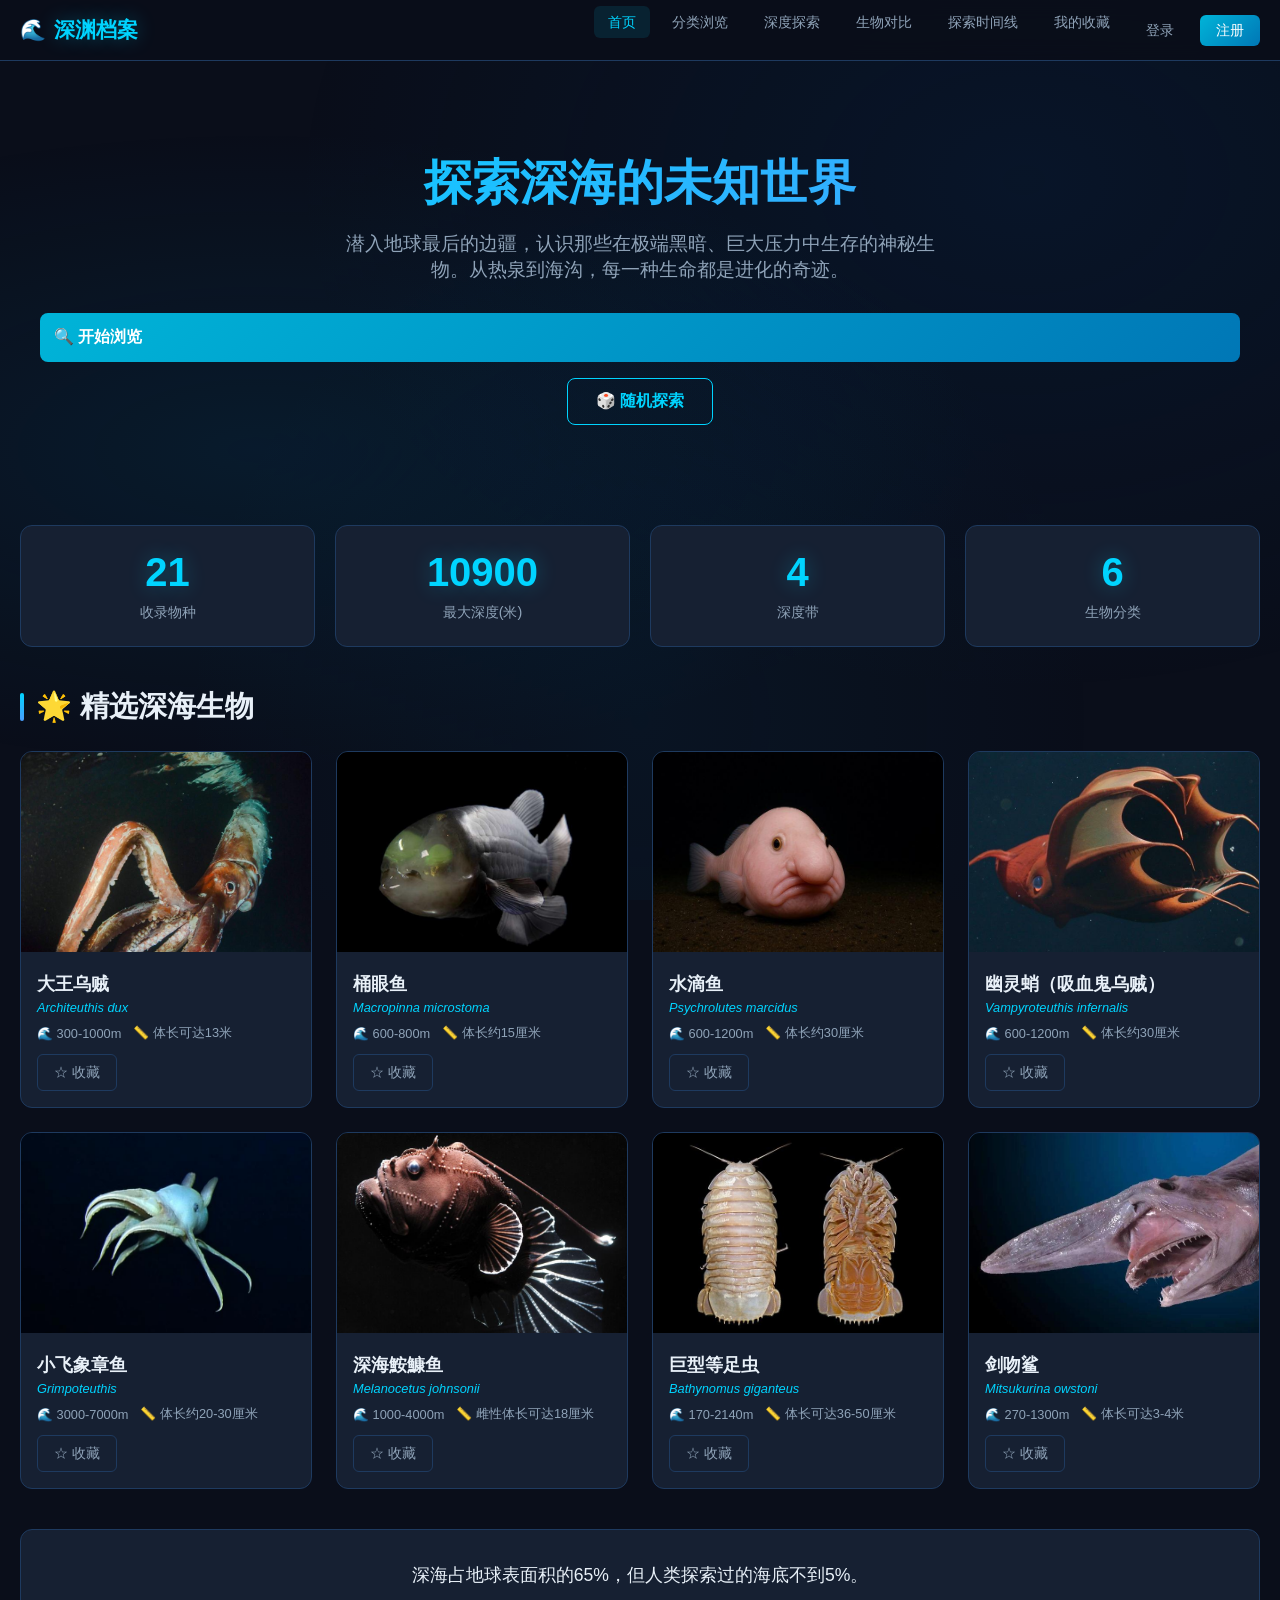
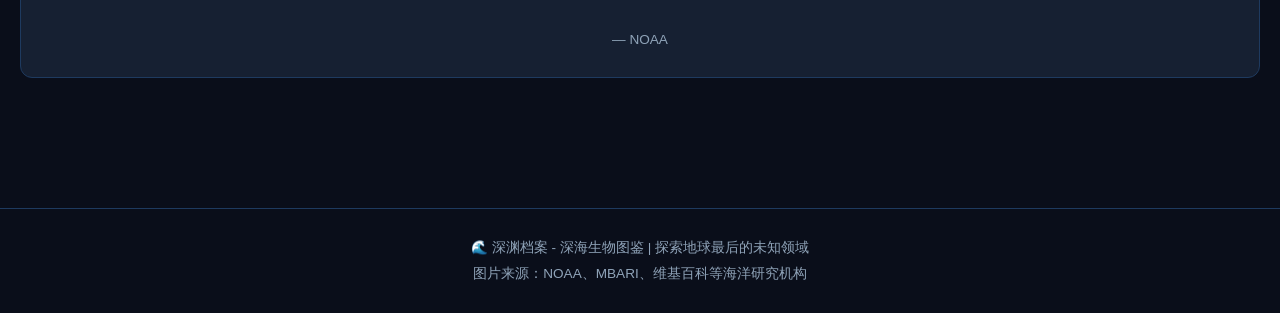
<file: index.html>
<!DOCTYPE html>
<html lang="zh-CN">
<head>
    <meta charset="UTF-8">
    <meta name="viewport" content="width=device-width, initial-scale=1.0">
    <title>深渊档案 - 深海生物图鉴</title>
    <link rel="stylesheet" href="css/style.css">
</head>
<body>
    <!-- 导航栏 -->
    <nav class="navbar">
        <div class="nav-container">
            <a href="index.html" class="nav-logo">🌊 <span>深渊档案</span></a>
            <button class="nav-toggle" onclick="toggleMenu()">☰</button>
            <ul class="nav-links" id="navLinks">
                <li><a href="index.html" class="active">首页</a></li>
                <li><a href="browse.html">分类浏览</a></li>
                <li><a href="explore.html">深度探索</a></li>
                <li><a href="compare.html">生物对比</a></li>
                <li><a href="timeline.html">探索时间线</a></li>
                <li><a href="favorites.html">我的收藏</a></li>
                <li style="display:flex;align-items:center;gap:12px;" id="navAuth"></li>
            </ul>
        </div>
    </nav>

    <div class="main-content">
        <!-- Hero区 -->
        <section class="hero">
            <h1>探索深海的未知世界</h1>
            <p>潜入地球最后的边疆，认识那些在极端黑暗、巨大压力中生存的神秘生物。从热泉到海沟，每一种生命都是进化的奇迹。</p>
            <div class="hero-buttons">
                <a href="browse.html" class="btn btn-primary">🔍 开始浏览</a>
                <button class="btn btn-outline" onclick="randomExplore()">🎲 随机探索</button>
            </div>
        </section>

        <!-- 统计数据 -->
        <section class="stats-section" id="statsSection">
            <div class="stat-card">
                <div class="stat-number" id="totalSpecies">--</div>
                <div class="stat-label">收录物种</div>
            </div>
            <div class="stat-card">
                <div class="stat-number" id="maxDepth">--</div>
                <div class="stat-label">最大深度(米)</div>
            </div>
            <div class="stat-card">
                <div class="stat-number">4</div>
                <div class="stat-label">深度带</div>
            </div>
            <div class="stat-card">
                <div class="stat-number">6</div>
                <div class="stat-label">生物分类</div>
            </div>
        </section>

        <!-- 精选生物 -->
        <h2 class="section-title">🌟 精选深海生物</h2>
        <div class="creature-grid" id="featuredCreatures">
            <div class="loading">正在加载深海生物</div>
        </div>

        <!-- 深海冷知识轮播 -->
        <div class="facts-carousel">
            <div class="fact-text" id="factText">深海占地球表面积的65%，但人类探索过的海底不到5%...</div>
            <div class="fact-source" id="factSource">— 深海冷知识</div>
        </div>
    </div>

    <!-- 页脚 -->
    <footer class="footer">
        <p>🌊 深渊档案 - 深海生物图鉴 | 探索地球最后的未知领域</p>
        <p style="margin-top:8px;">图片来源：NOAA、MBARI、维基百科等海洋研究机构</p>
    </footer>

    <script src="js/data.js"></script>
    <script src="js/common.js"></script>
    <script src="js/index.js"></script>
</body>
</html>
</file>
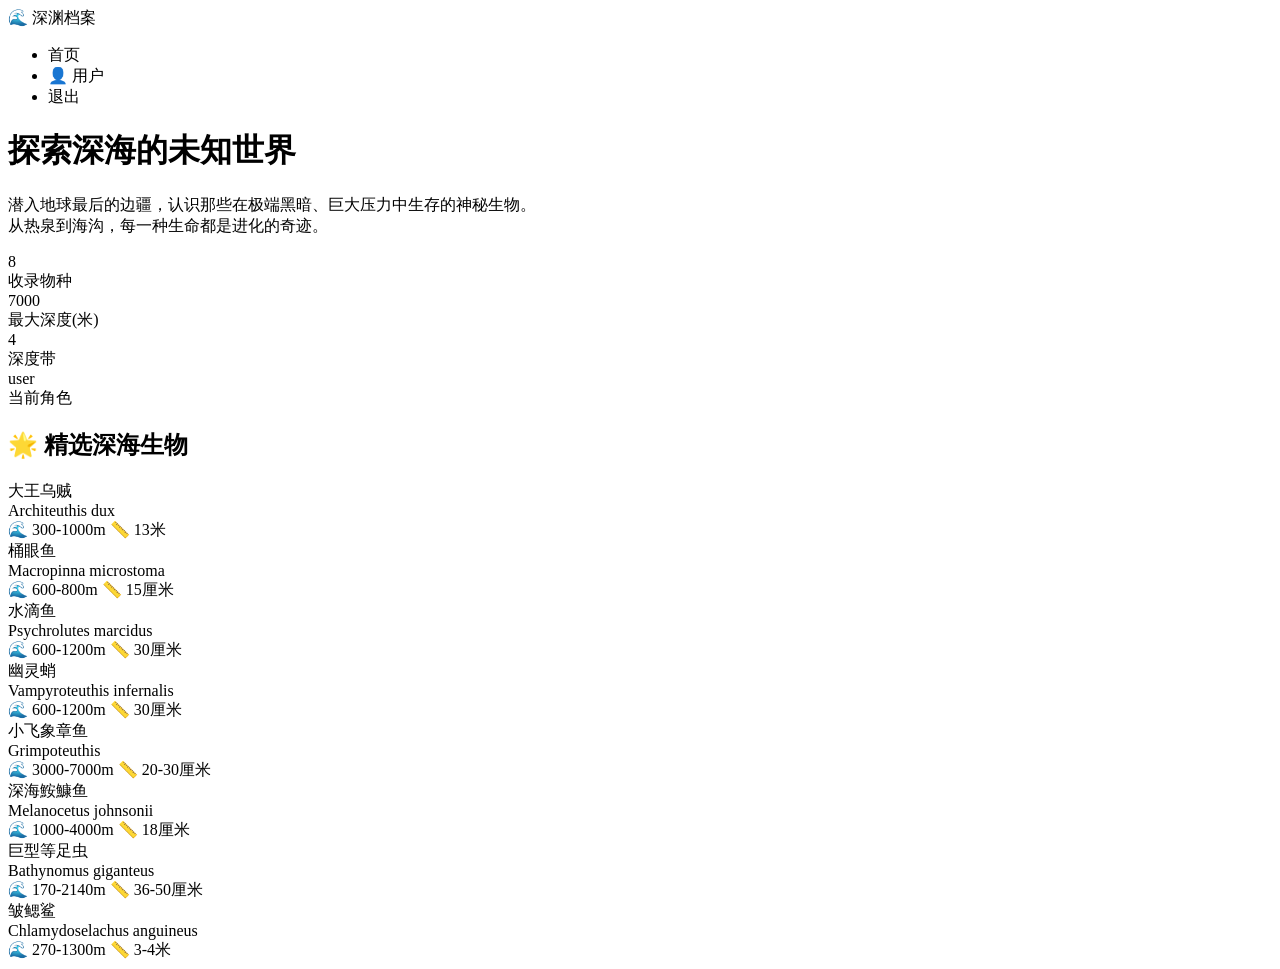
<file: src/main/resources/templates/index.html>
<!DOCTYPE html>
<html lang="zh-CN" xmlns:th="http://www.thymeleaf.org">
<head>
    <meta charset="UTF-8">
    <meta name="viewport" content="width=device-width, initial-scale=1.0">
    <title>深渊档案 - 深海生物图鉴</title>
    <link rel="stylesheet" th:href="@{/css/style.css}">
</head>
<body>
    <!-- 导航栏 -->
    <nav class="navbar">
        <div class="nav-container">
            <a th:href="@{/}" class="nav-logo">🌊 深渊档案</a>
            <ul class="nav-links">
                <li><a th:href="@{/}">首页</a></li>
                <li><span class="nav-username">👤 <span th:text="${username}">用户</span></span></li>
                <li><a th:href="@{/logout}">退出</a></li>
            </ul>
        </div>
    </nav>

    <div class="container">
        <!-- 欢迎横幅 -->
        <div class="welcome-banner">
            <h1>探索深海的未知世界</h1>
            <p>潜入地球最后的边疆，认识那些在极端黑暗、巨大压力中生存的神秘生物。<br>
               从热泉到海沟，每一种生命都是进化的奇迹。</p>
        </div>

        <!-- 统计数据 -->
        <div class="stats-row">
            <div class="stat-card">
                <div class="stat-number">8</div>
                <div class="stat-label">收录物种</div>
            </div>
            <div class="stat-card">
                <div class="stat-number">7000</div>
                <div class="stat-label">最大深度(米)</div>
            </div>
            <div class="stat-card">
                <div class="stat-number">4</div>
                <div class="stat-label">深度带</div>
            </div>
            <div class="stat-card">
                <div class="stat-number" th:text="${role}">user</div>
                <div class="stat-label">当前角色</div>
            </div>
        </div>

        <!-- 深海生物列表 -->
        <h2 class="page-title">🌟 精选深海生物</h2>
        <div class="creature-grid">
            <div class="creature-card">
                <div class="card-body">
                    <div class="card-title">大王乌贼</div>
                    <div class="card-scientific">Architeuthis dux</div>
                    <div class="card-meta">
                        <span>🌊 300-1000m</span>
                        <span>📏 13米</span>
                    </div>
                </div>
            </div>
            <div class="creature-card">
                <div class="card-body">
                    <div class="card-title">桶眼鱼</div>
                    <div class="card-scientific">Macropinna microstoma</div>
                    <div class="card-meta">
                        <span>🌊 600-800m</span>
                        <span>📏 15厘米</span>
                    </div>
                </div>
            </div>
            <div class="creature-card">
                <div class="card-body">
                    <div class="card-title">水滴鱼</div>
                    <div class="card-scientific">Psychrolutes marcidus</div>
                    <div class="card-meta">
                        <span>🌊 600-1200m</span>
                        <span>📏 30厘米</span>
                    </div>
                </div>
            </div>
            <div class="creature-card">
                <div class="card-body">
                    <div class="card-title">幽灵蛸</div>
                    <div class="card-scientific">Vampyroteuthis infernalis</div>
                    <div class="card-meta">
                        <span>🌊 600-1200m</span>
                        <span>📏 30厘米</span>
                    </div>
                </div>
            </div>
            <div class="creature-card">
                <div class="card-body">
                    <div class="card-title">小飞象章鱼</div>
                    <div class="card-scientific">Grimpoteuthis</div>
                    <div class="card-meta">
                        <span>🌊 3000-7000m</span>
                        <span>📏 20-30厘米</span>
                    </div>
                </div>
            </div>
            <div class="creature-card">
                <div class="card-body">
                    <div class="card-title">深海鮟鱇鱼</div>
                    <div class="card-scientific">Melanocetus johnsonii</div>
                    <div class="card-meta">
                        <span>🌊 1000-4000m</span>
                        <span>📏 18厘米</span>
                    </div>
                </div>
            </div>
            <div class="creature-card">
                <div class="card-body">
                    <div class="card-title">巨型等足虫</div>
                    <div class="card-scientific">Bathynomus giganteus</div>
                    <div class="card-meta">
                        <span>🌊 170-2140m</span>
                        <span>📏 36-50厘米</span>
                    </div>
                </div>
            </div>
            <div class="creature-card">
                <div class="card-body">
                    <div class="card-title">皱鳃鲨</div>
                    <div class="card-scientific">Chlamydoselachus anguineus</div>
                    <div class="card-meta">
                        <span>🌊 270-1300m</span>
                        <span>📏 3-4米</span>
                    </div>
                </div>
            </div>
        </div>
    </div>
</body>
</html>
</file>
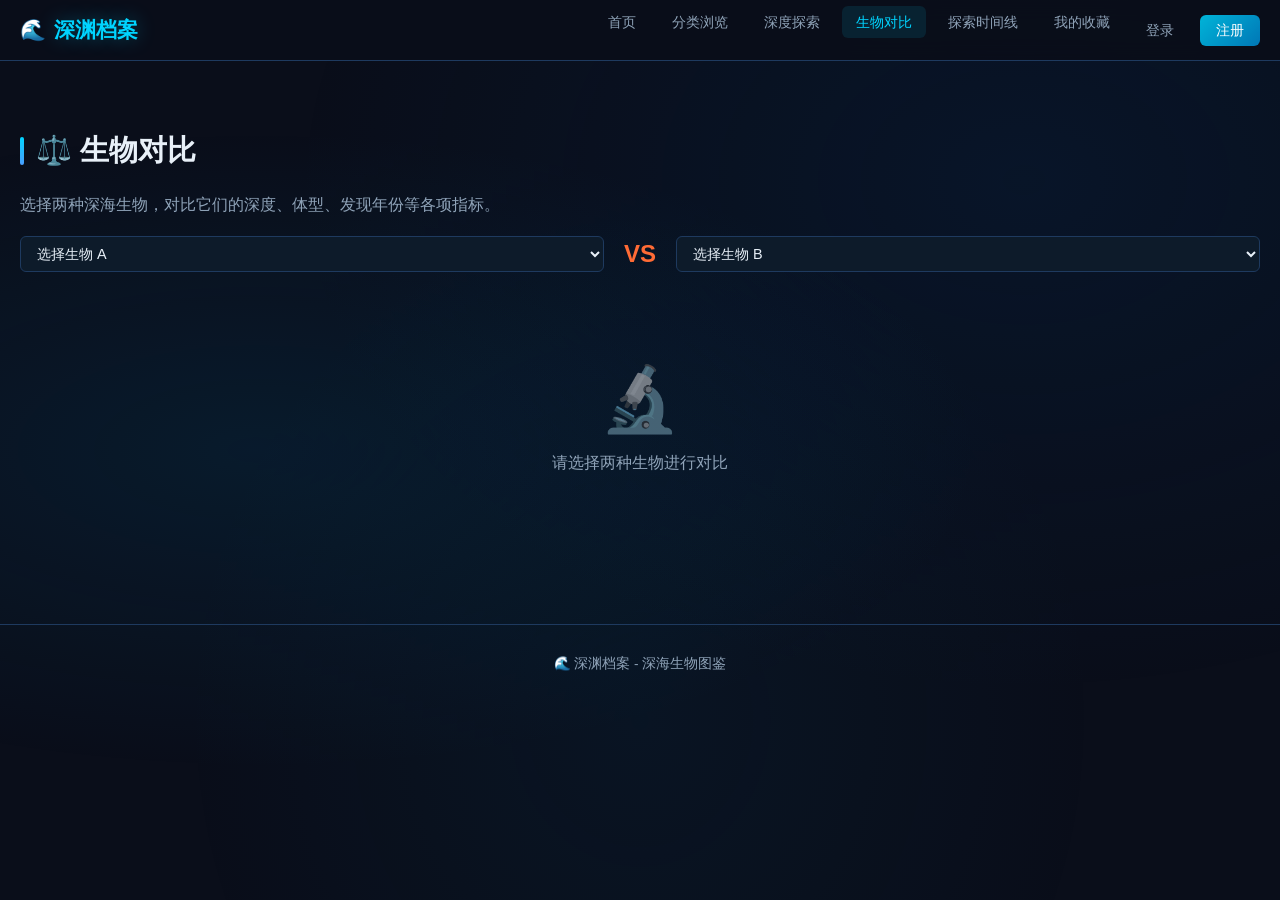
<file: compare.html>
<!DOCTYPE html>
<html lang="zh-CN">
<head>
    <meta charset="UTF-8">
    <meta name="viewport" content="width=device-width, initial-scale=1.0">
    <title>生物对比 - 深渊档案</title>
    <link rel="stylesheet" href="css/style.css">
</head>
<body>
    <nav class="navbar">
        <div class="nav-container">
            <a href="index.html" class="nav-logo">🌊 <span>深渊档案</span></a>
            <button class="nav-toggle" onclick="toggleMenu()">☰</button>
            <ul class="nav-links" id="navLinks">
                <li><a href="index.html">首页</a></li>
                <li><a href="browse.html">分类浏览</a></li>
                <li><a href="explore.html">深度探索</a></li>
                <li><a href="compare.html" class="active">生物对比</a></li>
                <li><a href="timeline.html">探索时间线</a></li>
                <li><a href="favorites.html">我的收藏</a></li>
                <li style="display:flex;align-items:center;gap:12px;" id="navAuth"></li>
            </ul>
        </div>
    </nav>

    <div class="main-content">
        <h1 class="section-title">⚖️ 生物对比</h1>
        <p style="color:var(--text-secondary);margin-bottom:20px;">选择两种深海生物，对比它们的深度、体型、发现年份等各项指标。</p>

        <!-- 选择器 -->
        <div class="compare-selectors">
            <select class="filter-select compare-select" id="creature1" onchange="updateCompare()">
                <option value="">选择生物 A</option>
            </select>
            <div class="compare-vs">VS</div>
            <select class="filter-select compare-select" id="creature2" onchange="updateCompare()">
                <option value="">选择生物 B</option>
            </select>
        </div>

        <!-- 对比结果 -->
        <div id="compareResult">
            <div class="empty-state">
                <div class="icon">🔬</div>
                <p>请选择两种生物进行对比</p>
            </div>
        </div>
    </div>

    <footer class="footer">
        <p>🌊 深渊档案 - 深海生物图鉴</p>
    </footer>

    <script src="js/data.js"></script>
    <script src="js/common.js"></script>
    <script src="js/compare.js"></script>
</body>
</html>
</file>
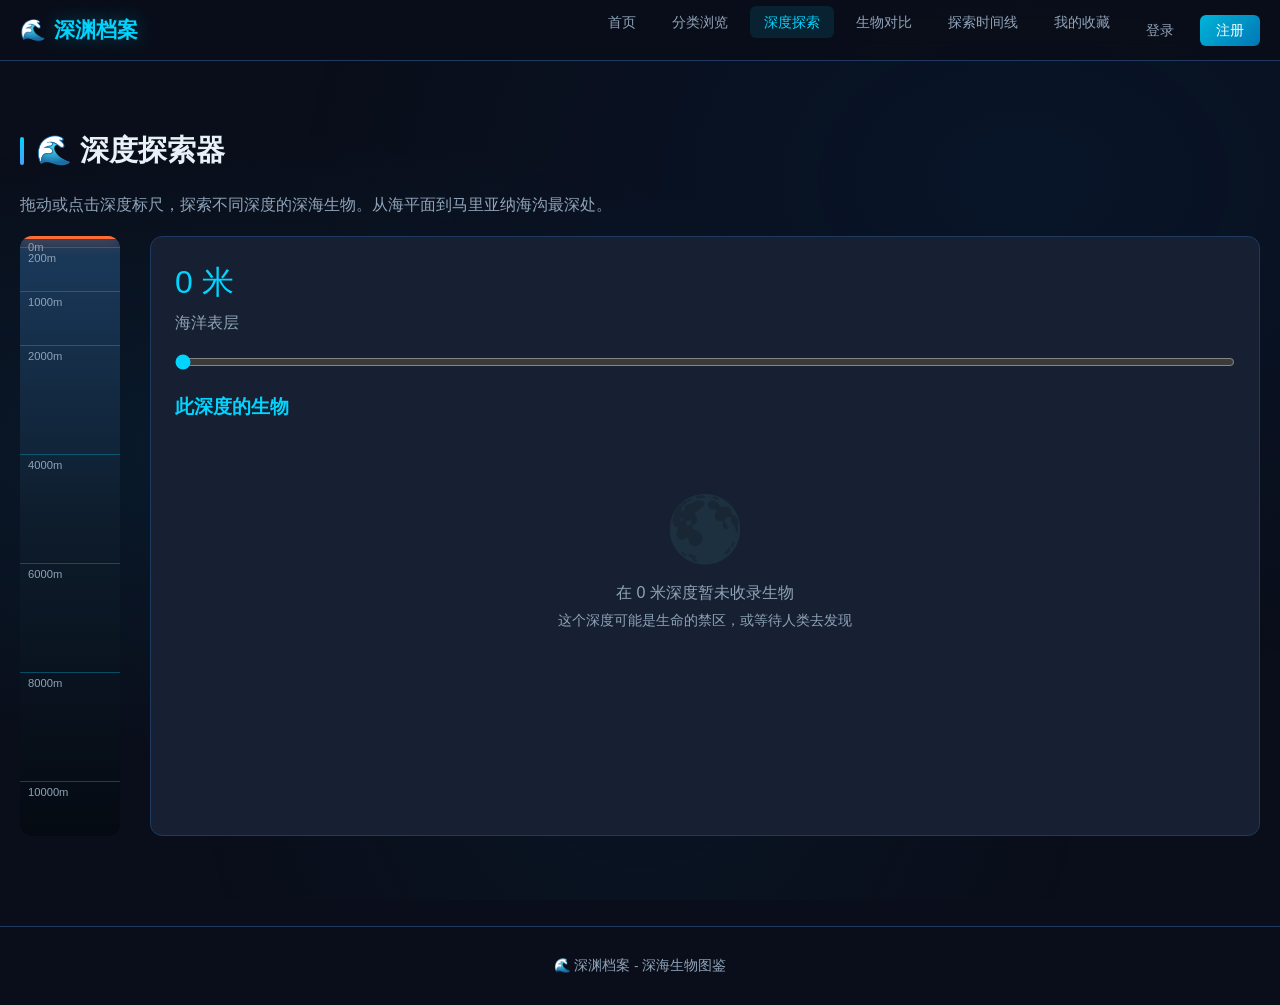
<file: explore.html>
<!DOCTYPE html>
<html lang="zh-CN">
<head>
    <meta charset="UTF-8">
    <meta name="viewport" content="width=device-width, initial-scale=1.0">
    <title>深度探索器 - 深渊档案</title>
    <link rel="stylesheet" href="css/style.css">
</head>
<body>
    <nav class="navbar">
        <div class="nav-container">
            <a href="index.html" class="nav-logo">🌊 <span>深渊档案</span></a>
            <button class="nav-toggle" onclick="toggleMenu()">☰</button>
            <ul class="nav-links" id="navLinks">
                <li><a href="index.html">首页</a></li>
                <li><a href="browse.html">分类浏览</a></li>
                <li><a href="explore.html" class="active">深度探索</a></li>
                <li><a href="compare.html">生物对比</a></li>
                <li><a href="timeline.html">探索时间线</a></li>
                <li><a href="favorites.html">我的收藏</a></li>
                <li style="display:flex;align-items:center;gap:12px;" id="navAuth"></li>
            </ul>
        </div>
    </nav>

    <div class="main-content">
        <h1 class="section-title">🌊 深度探索器</h1>
        <p style="color:var(--text-secondary);margin-bottom:20px;">拖动或点击深度标尺，探索不同深度的深海生物。从海平面到马里亚纳海沟最深处。</p>

        <div class="explorer-container">
            <!-- 深度标尺 -->
            <div class="depth-ruler" id="depthRuler">
                <div class="depth-indicator" id="depthIndicator" style="top:0%"></div>
                <div class="depth-marks" id="depthMarks"></div>
            </div>

            <!-- 内容区 -->
            <div class="explorer-content">
                <div class="explorer-depth-display" id="currentDepth">0 米</div>
                <div class="explorer-zone" id="currentZone">海平面</div>

                <!-- 深度滑块 -->
                <div style="margin:20px 0;">
                    <input type="range" min="0" max="11000" value="0" 
                           style="width:100%;accent-color:var(--accent-cyan);" 
                           id="depthSlider" oninput="updateDepth(this.value)">
                </div>

                <h3 style="color:var(--accent-cyan);margin:20px 0 12px;">此深度的生物</h3>
                <div class="explorer-creatures" id="depthCreatures">
                    <div class="loading">拖动滑块探索</div>
                </div>
            </div>
        </div>
    </div>

    <footer class="footer">
        <p>🌊 深渊档案 - 深海生物图鉴</p>
    </footer>

    <script src="js/data.js"></script>
    <script src="js/common.js"></script>
    <script src="js/explore.js"></script>
</body>
</html>
</file>
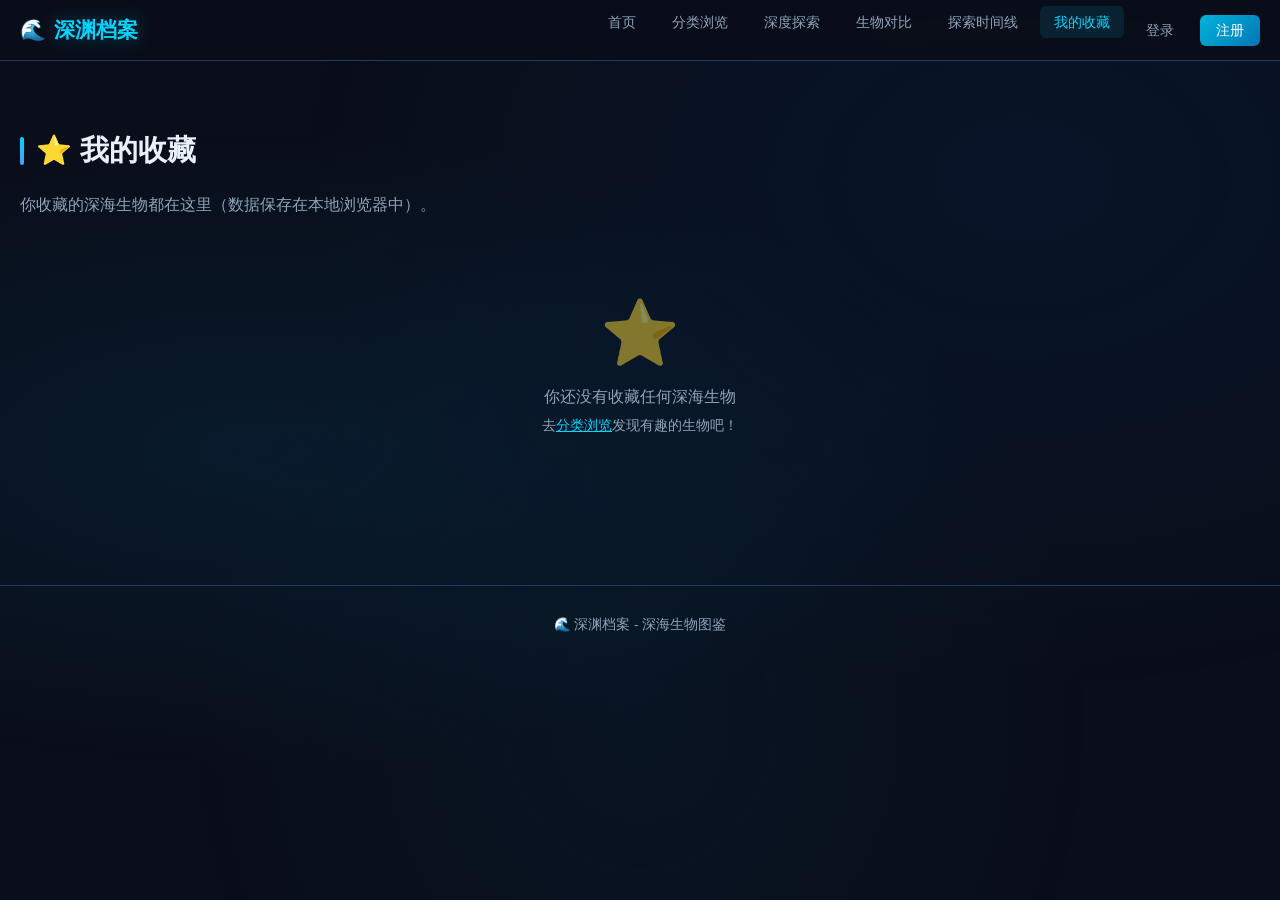
<file: favorites.html>
<!DOCTYPE html>
<html lang="zh-CN">
<head>
    <meta charset="UTF-8">
    <meta name="viewport" content="width=device-width, initial-scale=1.0">
    <title>我的收藏 - 深渊档案</title>
    <link rel="stylesheet" href="css/style.css">
</head>
<body>
    <nav class="navbar">
        <div class="nav-container">
            <a href="index.html" class="nav-logo">🌊 <span>深渊档案</span></a>
            <button class="nav-toggle" onclick="toggleMenu()">☰</button>
            <ul class="nav-links" id="navLinks">
                <li><a href="index.html">首页</a></li>
                <li><a href="browse.html">分类浏览</a></li>
                <li><a href="explore.html">深度探索</a></li>
                <li><a href="compare.html">生物对比</a></li>
                <li><a href="timeline.html">探索时间线</a></li>
                <li><a href="favorites.html" class="active">我的收藏</a></li>
                <li style="display:flex;align-items:center;gap:12px;" id="navAuth"></li>
            </ul>
        </div>
    </nav>

    <div class="main-content">
        <h1 class="section-title">⭐ 我的收藏</h1>
        <p style="color:var(--text-secondary);margin-bottom:20px;">你收藏的深海生物都在这里（数据保存在本地浏览器中）。</p>

        <div class="creature-grid" id="favoritesGrid">
            <div class="loading">正在加载收藏</div>
        </div>
    </div>

    <footer class="footer">
        <p>🌊 深渊档案 - 深海生物图鉴</p>
    </footer>

    <script src="js/data.js"></script>
    <script src="js/common.js"></script>
    <script src="js/favorites.js"></script>
</body>
</html>
</file>
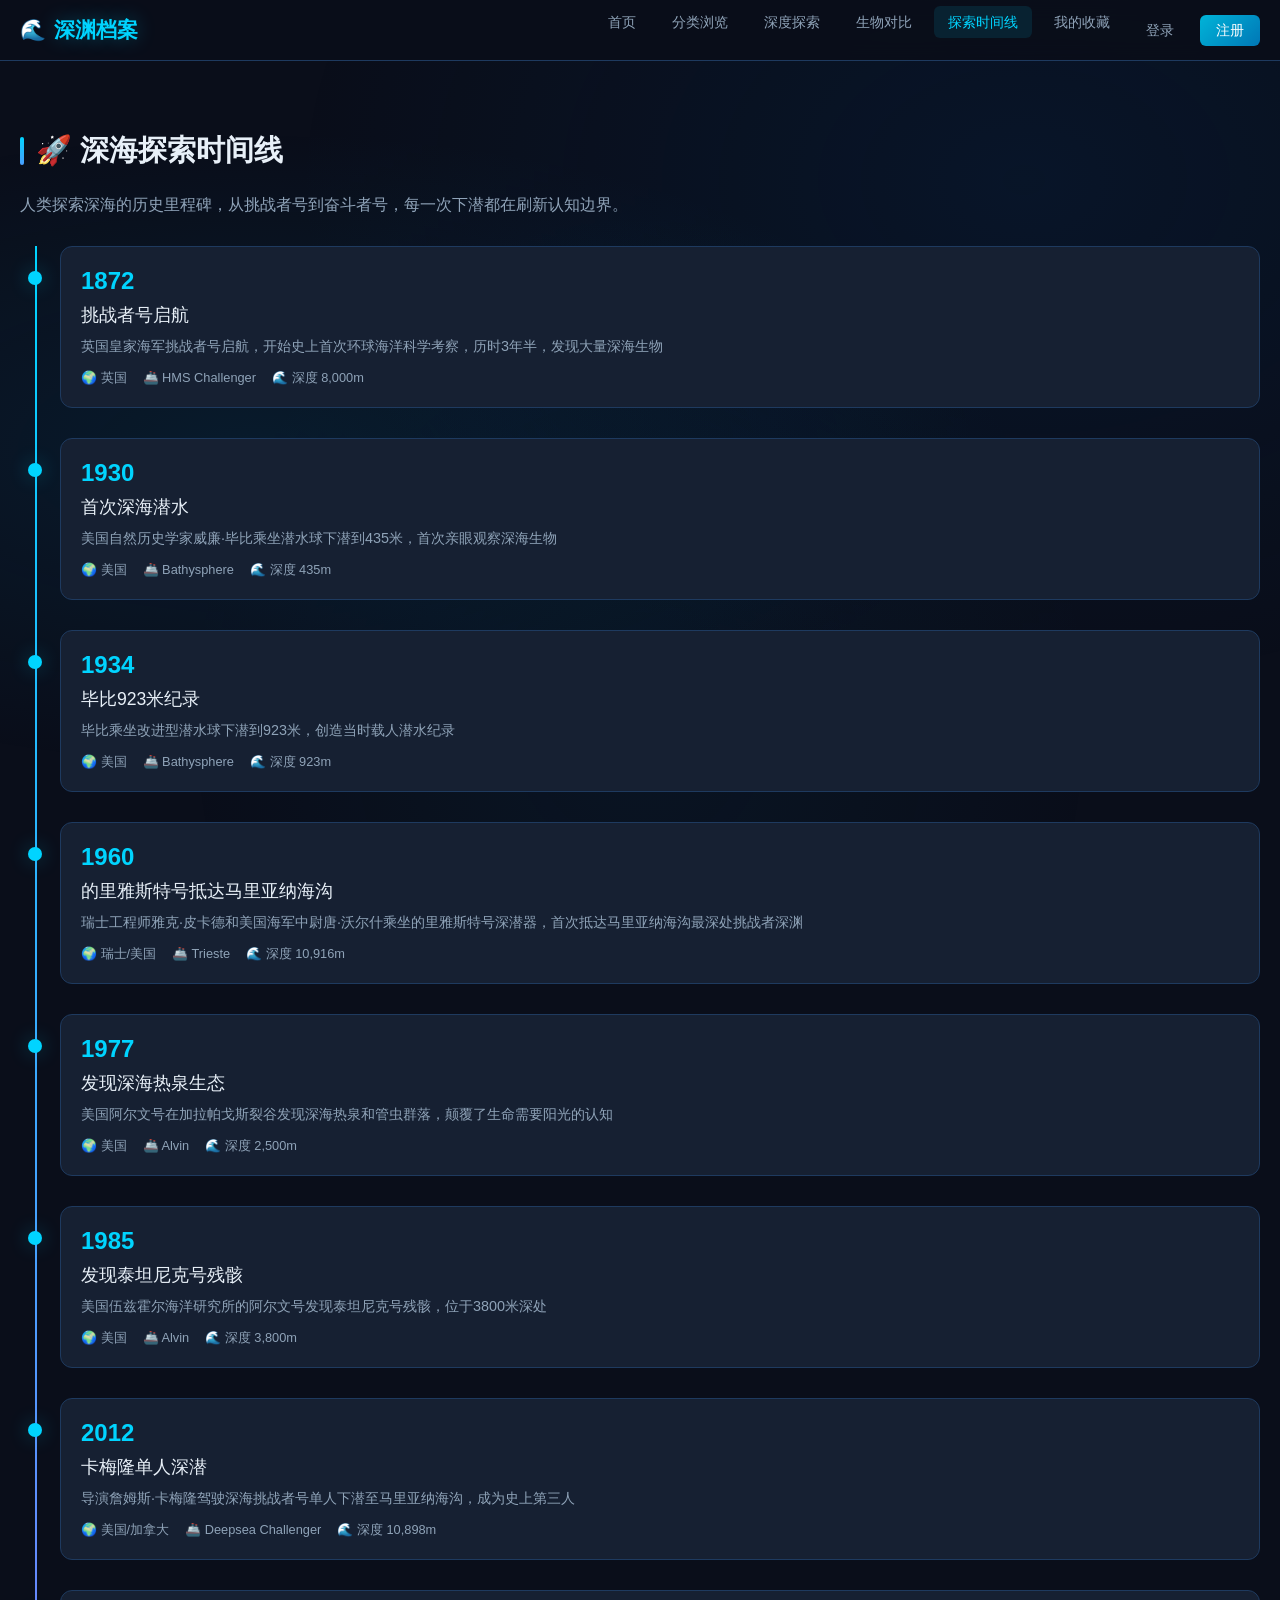
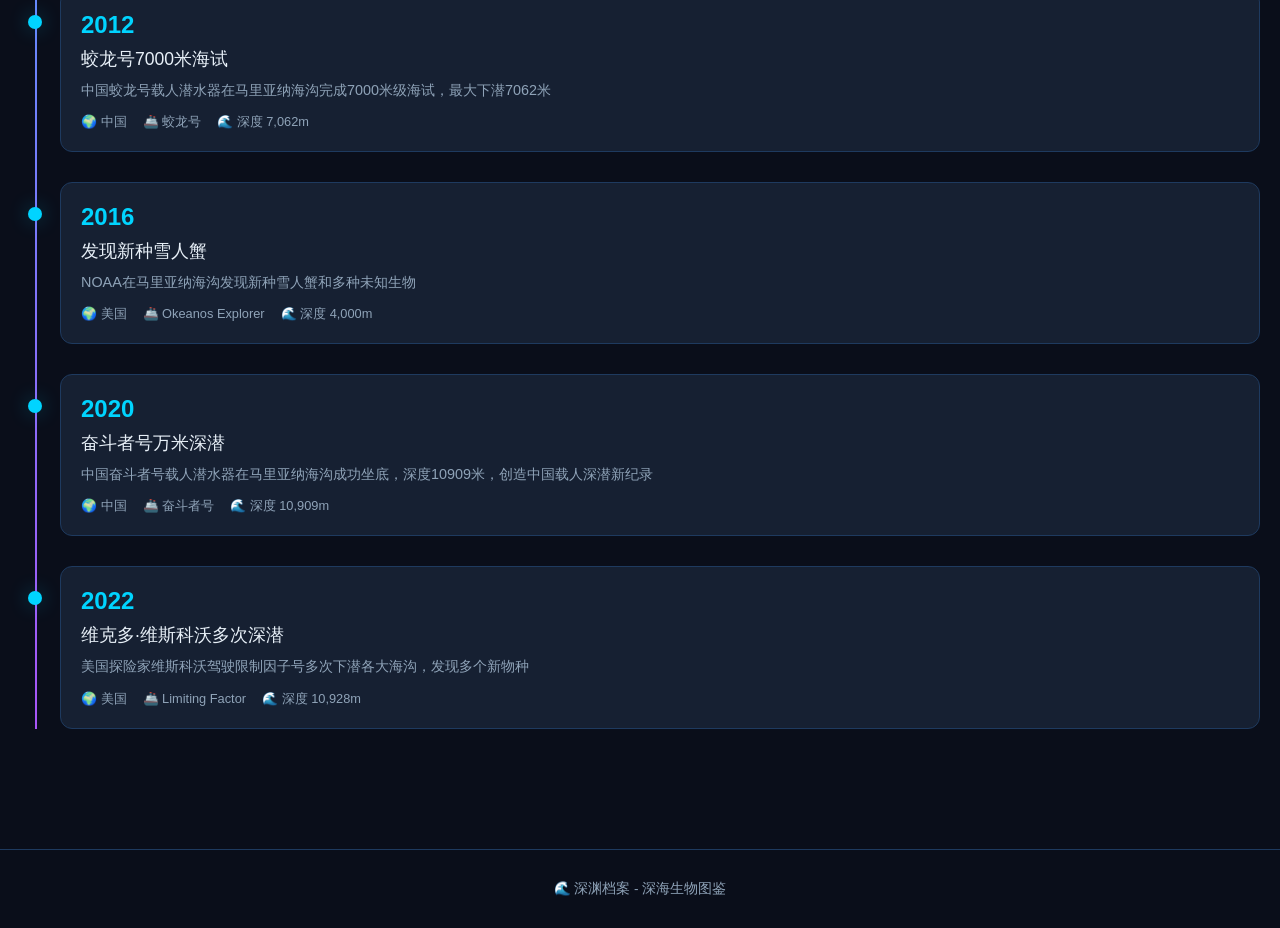
<file: timeline.html>
<!DOCTYPE html>
<html lang="zh-CN">
<head>
    <meta charset="UTF-8">
    <meta name="viewport" content="width=device-width, initial-scale=1.0">
    <title>探索时间线 - 深渊档案</title>
    <link rel="stylesheet" href="css/style.css">
</head>
<body>
    <nav class="navbar">
        <div class="nav-container">
            <a href="index.html" class="nav-logo">🌊 <span>深渊档案</span></a>
            <button class="nav-toggle" onclick="toggleMenu()">☰</button>
            <ul class="nav-links" id="navLinks">
                <li><a href="index.html">首页</a></li>
                <li><a href="browse.html">分类浏览</a></li>
                <li><a href="explore.html">深度探索</a></li>
                <li><a href="compare.html">生物对比</a></li>
                <li><a href="timeline.html" class="active">探索时间线</a></li>
                <li><a href="favorites.html">我的收藏</a></li>
                <li style="display:flex;align-items:center;gap:12px;" id="navAuth"></li>
            </ul>
        </div>
    </nav>

    <div class="main-content">
        <h1 class="section-title">🚀 深海探索时间线</h1>
        <p style="color:var(--text-secondary);margin-bottom:30px;">人类探索深海的历史里程碑，从挑战者号到奋斗者号，每一次下潜都在刷新认知边界。</p>

        <div class="timeline" id="timeline">
            <div class="loading">正在加载探索历史</div>
        </div>
    </div>

    <footer class="footer">
        <p>🌊 深渊档案 - 深海生物图鉴</p>
    </footer>

    <script src="js/data.js"></script>
    <script src="js/common.js"></script>
    <script src="js/timeline.js"></script>
</body>
</html>
</file>
<file: css/style.css>
/* ========== 深海生物图鉴 - 全局样式 ========== */
:root {
    --bg-deep: #0a0e1a;        /* 最深海背景 */
    --bg-dark: #0d1b2a;        /* 深海背景 */
    --bg-medium: #1b2838;      /* 中层背景 */
    --bg-card: #162032;        /* 卡片背景 */
    --text-primary: #e8f0f8;   /* 主文字 */
    --text-secondary: #8fa3b8; /* 次文字 */
    --accent-cyan: #00d4ff;    /* 荧光青 */
    --accent-blue: #4a9eff;    /* 荧光蓝 */
    --accent-green: #00ff88;   /* 荧光绿 */
    --accent-purple: #a855f7;  /* 荧光紫 */
    --accent-orange: #ff6b35;  /* 热泉橙 */
    --border-color: #1e3a5f;
    --glow-cyan: 0 0 20px rgba(0, 212, 255, 0.3);
}

* {
    margin: 0;
    padding: 0;
    box-sizing: border-box;
}

body {
    font-family: -apple-system, BlinkMacSystemFont, 'Segoe UI', 'PingFang SC', 'Microsoft YaHei', sans-serif;
    background: var(--bg-deep);
    color: var(--text-primary);
    min-height: 100vh;
    overflow-x: hidden;
}

/* 深海背景粒子效果 */
body::before {
    content: '';
    position: fixed;
    top: 0;
    left: 0;
    width: 100%;
    height: 100%;
    background:
        radial-gradient(ellipse at 20% 50%, rgba(0, 100, 150, 0.15) 0%, transparent 50%),
        radial-gradient(ellipse at 80% 20%, rgba(0, 50, 100, 0.2) 0%, transparent 50%),
        radial-gradient(ellipse at 50% 80%, rgba(0, 80, 120, 0.1) 0%, transparent 50%);
    pointer-events: none;
    z-index: 0;
}

/* ========== 导航栏 ========== */
.navbar {
    position: sticky;
    top: 0;
    z-index: 100;
    background: rgba(10, 14, 26, 0.95);
    backdrop-filter: blur(10px);
    border-bottom: 1px solid var(--border-color);
    padding: 0 20px;
}

.nav-container {
    max-width: 1400px;
    margin: 0 auto;
    display: flex;
    align-items: center;
    justify-content: space-between;
    height: 60px;
}

.nav-logo {
    font-size: 1.3rem;
    font-weight: bold;
    color: var(--accent-cyan);
    text-decoration: none;
    display: flex;
    align-items: center;
    gap: 8px;
}

.nav-logo span {
    text-shadow: var(--glow-cyan);
}

.nav-links {
    display: flex;
    gap: 8px;
    list-style: none;
}

.nav-links a {
    color: var(--text-secondary);
    text-decoration: none;
    padding: 8px 14px;
    border-radius: 6px;
    font-size: 0.9rem;
    transition: all 0.3s;
}

.nav-links a:hover, .nav-links a.active {
    color: var(--accent-cyan);
    background: rgba(0, 212, 255, 0.1);
}

.nav-toggle {
    display: none;
    background: none;
    border: none;
    color: var(--text-primary);
    font-size: 1.5rem;
    cursor: pointer;
}

/* ========== 主内容区 ========== */
.main-content {
    max-width: 1400px;
    margin: 0 auto;
    padding: 30px 20px;
    position: relative;
    z-index: 1;
}

/* ========== 首页Hero区 ========== */
.hero {
    text-align: center;
    padding: 60px 20px;
    position: relative;
}

.hero h1 {
    font-size: 3rem;
    margin-bottom: 16px;
    background: linear-gradient(135deg, var(--accent-cyan), var(--accent-blue));
    -webkit-background-clip: text;
    -webkit-text-fill-color: transparent;
    background-clip: text;
}

.hero p {
    font-size: 1.2rem;
    color: var(--text-secondary);
    max-width: 600px;
    margin: 0 auto 30px;
}

.hero-buttons {
    display: flex;
    gap: 16px;
    justify-content: center;
    flex-wrap: wrap;
}

/* ========== 按钮 ========== */
.btn {
    display: inline-flex;
    align-items: center;
    gap: 8px;
    padding: 12px 28px;
    border-radius: 8px;
    font-size: 1rem;
    font-weight: 600;
    text-decoration: none;
    cursor: pointer;
    border: none;
    transition: all 0.3s;
}

.btn-primary {
    background: linear-gradient(135deg, var(--accent-cyan), var(--accent-blue));
    color: var(--bg-deep);
}

.btn-primary:hover {
    transform: translateY(-2px);
    box-shadow: var(--glow-cyan);
}

.btn-outline {
    background: transparent;
    color: var(--accent-cyan);
    border: 1px solid var(--accent-cyan);
}

.btn-outline:hover {
    background: rgba(0, 212, 255, 0.1);
}

/* ========== 统计数据区 ========== */
.stats-section {
    display: grid;
    grid-template-columns: repeat(auto-fit, minmax(200px, 1fr));
    gap: 20px;
    margin: 40px 0;
}

.stat-card {
    background: var(--bg-card);
    border: 1px solid var(--border-color);
    border-radius: 12px;
    padding: 24px;
    text-align: center;
    transition: all 0.3s;
}

.stat-card:hover {
    border-color: var(--accent-cyan);
    transform: translateY(-4px);
}

.stat-number {
    font-size: 2.5rem;
    font-weight: bold;
    color: var(--accent-cyan);
    text-shadow: var(--glow-cyan);
}

.stat-label {
    color: var(--text-secondary);
    margin-top: 8px;
    font-size: 0.9rem;
}

/* ========== 区块标题 ========== */
.section-title {
    font-size: 1.8rem;
    margin: 40px 0 24px;
    display: flex;
    align-items: center;
    gap: 12px;
}

.section-title::before {
    content: '';
    width: 4px;
    height: 28px;
    background: linear-gradient(to bottom, var(--accent-cyan), var(--accent-blue));
    border-radius: 2px;
}

/* ========== 生物卡片网格 ========== */
.creature-grid {
    display: grid;
    grid-template-columns: repeat(auto-fill, minmax(280px, 1fr));
    gap: 24px;
}

.creature-card {
    background: var(--bg-card);
    border: 1px solid var(--border-color);
    border-radius: 12px;
    overflow: hidden;
    cursor: pointer;
    transition: all 0.3s;
    text-decoration: none;
    color: inherit;
    display: block;
}

.creature-card:hover {
    border-color: var(--accent-cyan);
    transform: translateY(-6px);
    box-shadow: 0 10px 40px rgba(0, 212, 255, 0.15);
}

.card-image {
    width: 100%;
    height: 200px;
    object-fit: cover;
    background: var(--bg-dark);
}

.card-body {
    padding: 16px;
}

.card-title {
    font-size: 1.1rem;
    font-weight: 600;
    margin-bottom: 4px;
    color: var(--text-primary);
}

.card-scientific {
    font-size: 0.8rem;
    color: var(--accent-cyan);
    font-style: italic;
    margin-bottom: 10px;
}

.card-meta {
    display: flex;
    gap: 12px;
    font-size: 0.8rem;
    color: var(--text-secondary);
}

.card-meta span {
    display: flex;
    align-items: center;
    gap: 4px;
}

/* ========== 筛选栏 ========== */
.filter-bar {
    background: var(--bg-card);
    border: 1px solid var(--border-color);
    border-radius: 12px;
    padding: 20px;
    margin-bottom: 24px;
    display: flex;
    flex-wrap: wrap;
    gap: 16px;
    align-items: center;
}

.filter-group {
    display: flex;
    align-items: center;
    gap: 8px;
}

.filter-group label {
    color: var(--text-secondary);
    font-size: 0.9rem;
    white-space: nowrap;
}

.filter-select, .filter-input {
    background: var(--bg-dark);
    border: 1px solid var(--border-color);
    color: var(--text-primary);
    padding: 8px 12px;
    border-radius: 6px;
    font-size: 0.9rem;
    outline: none;
}

.filter-select:focus, .filter-input:focus {
    border-color: var(--accent-cyan);
}

.filter-input {
    min-width: 200px;
}

/* ========== 详情页 ========== */
.detail-header {
    display: grid;
    grid-template-columns: 1fr 1fr;
    gap: 30px;
    margin-bottom: 30px;
}

.detail-gallery {
    display: flex;
    flex-direction: column;
    gap: 12px;
}

.detail-main-image {
    width: 100%;
    border-radius: 12px;
    object-fit: cover;
    max-height: 400px;
}

.detail-thumbs {
    display: flex;
    gap: 12px;
}

.detail-thumb {
    width: 80px;
    height: 60px;
    border-radius: 6px;
    object-fit: cover;
    cursor: pointer;
    border: 2px solid transparent;
    transition: all 0.3s;
}

.detail-thumb:hover, .detail-thumb.active {
    border-color: var(--accent-cyan);
}

.detail-info h1 {
    font-size: 2rem;
    margin-bottom: 8px;
}

.detail-scientific {
    font-style: italic;
    color: var(--accent-cyan);
    margin-bottom: 20px;
}

.detail-facts {
    display: grid;
    grid-template-columns: 1fr 1fr;
    gap: 12px;
    margin-bottom: 20px;
}

.fact-item {
    background: var(--bg-card);
    padding: 12px;
    border-radius: 8px;
    border-left: 3px solid var(--accent-cyan);
}

.fact-label {
    font-size: 0.75rem;
    color: var(--text-secondary);
    margin-bottom: 4px;
}

.fact-value {
    font-size: 0.95rem;
    font-weight: 600;
}

.detail-section {
    background: var(--bg-card);
    border: 1px solid var(--border-color);
    border-radius: 12px;
    padding: 24px;
    margin-bottom: 20px;
}

.detail-section h3 {
    color: var(--accent-cyan);
    margin-bottom: 12px;
    font-size: 1.1rem;
}

.detail-section p {
    color: var(--text-secondary);
    line-height: 1.8;
}

/* 深度标注条 */
.depth-bar {
    background: var(--bg-dark);
    border-radius: 8px;
    padding: 16px;
    margin-top: 16px;
}

.depth-track {
    height: 8px;
    background: linear-gradient(to right, var(--accent-cyan), var(--accent-blue), var(--accent-purple));
    border-radius: 4px;
    position: relative;
    margin: 12px 0;
}

.depth-marker {
    position: absolute;
    top: -6px;
    width: 20px;
    height: 20px;
    background: var(--accent-orange);
    border-radius: 50%;
    transform: translateX(-50%);
    box-shadow: 0 0 10px var(--accent-orange);
}

/* ========== 深度探索器 ========== */
.explorer-container {
    display: grid;
    grid-template-columns: 100px 1fr;
    gap: 30px;
    min-height: 600px;
}

.depth-ruler {
    position: relative;
    background: linear-gradient(to bottom, #1a3a5c, #0d1b2a, #050a12);
    border-radius: 12px;
    overflow: hidden;
}

.depth-marks {
    position: relative;
    height: 100%;
}

.depth-mark {
    position: absolute;
    left: 0;
    right: 0;
    border-top: 1px solid rgba(0, 212, 255, 0.3);
    padding: 4px 8px;
    font-size: 0.7rem;
    color: var(--text-secondary);
    cursor: pointer;
    transition: background 0.3s;
}

.depth-mark:hover {
    background: rgba(0, 212, 255, 0.1);
}

.depth-indicator {
    position: absolute;
    left: 0;
    right: 0;
    height: 3px;
    background: var(--accent-orange);
    box-shadow: 0 0 15px var(--accent-orange);
    transition: top 0.3s;
    z-index: 10;
}

.explorer-content {
    background: var(--bg-card);
    border: 1px solid var(--border-color);
    border-radius: 12px;
    padding: 24px;
}

.explorer-depth-display {
    font-size: 2rem;
    color: var(--accent-cyan);
    margin-bottom: 8px;
}

.explorer-zone {
    color: var(--text-secondary);
    margin-bottom: 20px;
}

.explorer-creatures {
    display: grid;
    grid-template-columns: repeat(auto-fill, minmax(200px, 1fr));
    gap: 16px;
}

/* ========== 对比页 ========== */
.compare-selectors {
    display: grid;
    grid-template-columns: 1fr auto 1fr;
    gap: 20px;
    align-items: center;
    margin-bottom: 30px;
}

.compare-select {
    width: 100%;
}

.compare-vs {
    font-size: 1.5rem;
    color: var(--accent-orange);
    font-weight: bold;
}

.compare-table {
    width: 100%;
    border-collapse: collapse;
}

.compare-table th, .compare-table td {
    padding: 14px 16px;
    text-align: left;
    border-bottom: 1px solid var(--border-color);
}

.compare-table th {
    color: var(--accent-cyan);
    font-weight: 600;
    width: 20%;
}

.compare-table td {
    width: 40%;
}

.compare-table tr:hover {
    background: rgba(0, 212, 255, 0.05);
}

.compare-image {
    width: 100%;
    max-height: 200px;
    object-fit: cover;
    border-radius: 8px;
    margin-bottom: 12px;
}

/* ========== 时间线 ========== */
.timeline {
    position: relative;
    padding-left: 40px;
}

.timeline::before {
    content: '';
    position: absolute;
    left: 15px;
    top: 0;
    bottom: 0;
    width: 2px;
    background: linear-gradient(to bottom, var(--accent-cyan), var(--accent-blue), var(--accent-purple));
}

.timeline-item {
    position: relative;
    margin-bottom: 30px;
    background: var(--bg-card);
    border: 1px solid var(--border-color);
    border-radius: 12px;
    padding: 20px;
    transition: all 0.3s;
}

.timeline-item:hover {
    border-color: var(--accent-cyan);
    transform: translateX(8px);
}

.timeline-item::before {
    content: '';
    position: absolute;
    left: -33px;
    top: 24px;
    width: 14px;
    height: 14px;
    background: var(--accent-cyan);
    border-radius: 50%;
    box-shadow: var(--glow-cyan);
}

.timeline-year {
    font-size: 1.5rem;
    font-weight: bold;
    color: var(--accent-cyan);
    margin-bottom: 8px;
}

.timeline-title {
    font-size: 1.1rem;
    margin-bottom: 8px;
}

.timeline-desc {
    color: var(--text-secondary);
    line-height: 1.6;
    font-size: 0.9rem;
}

.timeline-meta {
    display: flex;
    gap: 16px;
    margin-top: 12px;
    font-size: 0.8rem;
    color: var(--text-secondary);
}

/* ========== 收藏页 ========== */
.empty-state {
    text-align: center;
    padding: 60px 20px;
    color: var(--text-secondary);
}

.empty-state .icon {
    font-size: 4rem;
    margin-bottom: 16px;
    opacity: 0.5;
}

/* ========== 冷知识轮播 ========== */
.facts-carousel {
    background: var(--bg-card);
    border: 1px solid var(--border-color);
    border-radius: 12px;
    padding: 30px;
    margin: 40px 0;
    text-align: center;
    position: relative;
    overflow: hidden;
}

.fact-text {
    font-size: 1.1rem;
    line-height: 1.8;
    color: var(--text-primary);
    min-height: 60px;
    transition: opacity 0.5s;
}

.fact-source {
    color: var(--text-secondary);
    font-size: 0.85rem;
    margin-top: 12px;
}

/* ========== 分页 ========== */
.pagination {
    display: flex;
    justify-content: center;
    gap: 8px;
    margin-top: 30px;
}

.page-btn {
    padding: 8px 14px;
    background: var(--bg-card);
    border: 1px solid var(--border-color);
    color: var(--text-primary);
    border-radius: 6px;
    cursor: pointer;
    transition: all 0.3s;
}

.page-btn:hover, .page-btn.active {
    background: var(--accent-cyan);
    color: var(--bg-deep);
    border-color: var(--accent-cyan);
}

.page-btn:disabled {
    opacity: 0.4;
    cursor: not-allowed;
}

/* ========== 收藏按钮 ========== */
.fav-btn {
    background: none;
    border: 1px solid var(--border-color);
    color: var(--text-secondary);
    padding: 8px 16px;
    border-radius: 6px;
    cursor: pointer;
    font-size: 0.9rem;
    transition: all 0.3s;
    display: inline-flex;
    align-items: center;
    gap: 6px;
}

.fav-btn:hover, .fav-btn.favorited {
    border-color: var(--accent-orange);
    color: var(--accent-orange);
}

/* ========== 页脚 ========== */
.footer {
    text-align: center;
    padding: 30px 20px;
    color: var(--text-secondary);
    font-size: 0.85rem;
    border-top: 1px solid var(--border-color);
    margin-top: 60px;
    position: relative;
    z-index: 1;
}

/* ========== 加载动画 ========== */
.loading {
    text-align: center;
    padding: 40px;
    color: var(--text-secondary);
}

.loading::after {
    content: '...';
    animation: dots 1.5s steps(4) infinite;
}

@keyframes dots {
    0%, 20% { content: '.'; }
    40% { content: '..'; }
    60%, 100% { content: '...'; }
}

/* ========== 响应式设计 ========== */
@media (max-width: 768px) {
    .nav-links {
        display: none;
        position: absolute;
        top: 60px;
        left: 0;
        right: 0;
        background: var(--bg-dark);
        flex-direction: column;
        padding: 16px;
        border-bottom: 1px solid var(--border-color);
    }

    .nav-links.open {
        display: flex;
    }

    .nav-toggle {
        display: block;
    }

    .hero h1 {
        font-size: 2rem;
    }

    .hero p {
        font-size: 1rem;
    }

    .detail-header {
        grid-template-columns: 1fr;
    }

    .explorer-container {
        grid-template-columns: 60px 1fr;
    }

    .compare-selectors {
        grid-template-columns: 1fr;
    }

    .compare-vs {
        text-align: center;
    }

    .creature-grid {
        grid-template-columns: 1fr;
    }

    .filter-bar {
        flex-direction: column;
        align-items: stretch;
    }

    .filter-input {
        min-width: auto;
        width: 100%;
    }

    .stats-section {
        grid-template-columns: repeat(2, 1fr);
    }

    .stat-number {
        font-size: 1.8rem;
    }

    .main-content {
        padding: 20px 12px;
    }
}

@media (max-width: 480px) {
    .stats-section {
        grid-template-columns: 1fr;
    }

    .detail-facts {
        grid-template-columns: 1fr;
    }
}

/* ========== 登录/注册/后台管理 样式 ========== */
.auth-container {
    max-width: 420px;
    margin: 80px auto;
    padding: 40px;
    background: rgba(22, 32, 50, 0.9);
    border-radius: 16px;
    border: 1px solid rgba(0, 229, 255, 0.2);
    box-shadow: 0 0 40px rgba(0, 229, 255, 0.1);
}
.auth-container h2 {
    text-align: center;
    color: #00e5ff;
    margin-bottom: 30px;
    font-size: 28px;
}
.form-group {
    margin-bottom: 20px;
}
.form-group label {
    display: block;
    color: #8fa3b8;
    margin-bottom: 8px;
    font-size: 14px;
}
.form-group input, .form-group select, .form-group textarea {
    width: 100%;
    padding: 12px 16px;
    background: rgba(10, 18, 32, 0.8);
    border: 1px solid rgba(0, 229, 255, 0.3);
    border-radius: 8px;
    color: #e0e8f0;
    font-size: 15px;
    box-sizing: border-box;
}
.form-group input:focus, .form-group select:focus, .form-group textarea:focus {
    outline: none;
    border-color: #00e5ff;
    box-shadow: 0 0 8px rgba(0, 229, 255, 0.3);
}
.btn-primary {
    width: 100%;
    padding: 14px;
    background: linear-gradient(135deg, #00b4d8, #0077b6);
    color: white;
    border: none;
    border-radius: 8px;
    font-size: 16px;
    cursor: pointer;
    transition: all 0.3s;
}
.btn-primary:hover {
    background: linear-gradient(135deg, #00e5ff, #00b4d8);
    transform: translateY(-2px);
}
.auth-footer {
    text-align: center;
    margin-top: 20px;
    color: #8fa3b8;
}
.auth-footer a {
    color: #00e5ff;
    text-decoration: none;
}
.error-msg {
    background: rgba(255, 80, 80, 0.15);
    color: #ff6b6b;
    padding: 10px 16px;
    border-radius: 8px;
    margin-bottom: 16px;
    font-size: 14px;
    display: none;
}
.success-msg {
    background: rgba(80, 255, 120, 0.15);
    color: #50ff78;
    padding: 10px 16px;
    border-radius: 8px;
    margin-bottom: 16px;
    font-size: 14px;
    display: none;
}
.nav-username {
    color: #00e5ff;
    font-size: 14px;
}
.nav-register-btn {
    background: linear-gradient(135deg, #00b4d8, #0077b6);
    padding: 6px 16px !important;
    border-radius: 20px;
    color: white !important;
}
/* 后台管理布局 */
.admin-layout {
    display: flex;
    min-height: calc(100vh - 70px);
}
.admin-sidebar {
    width: 220px;
    background: rgba(15, 25, 42, 0.95);
    border-right: 1px solid rgba(0, 229, 255, 0.15);
    padding: 20px 0;
}
.admin-sidebar .menu-item {
    display: block;
    padding: 14px 24px;
    color: #8fa3b8;
    text-decoration: none;
    cursor: pointer;
    transition: all 0.3s;
    border-left: 3px solid transparent;
}
.admin-sidebar .menu-item:hover, .admin-sidebar .menu-item.active {
    background: rgba(0, 229, 255, 0.1);
    color: #00e5ff;
    border-left-color: #00e5ff;
}
.admin-content {
    flex: 1;
    padding: 30px;
    overflow-x: auto;
}
.admin-header {
    display: flex;
    justify-content: space-between;
    align-items: center;
    margin-bottom: 24px;
}
.admin-header h2 {
    color: #e0e8f0;
    margin: 0;
}
.admin-table {
    width: 100%;
    border-collapse: collapse;
    background: rgba(22, 32, 50, 0.7);
    border-radius: 12px;
    overflow: hidden;
}
.admin-table th {
    background: rgba(0, 119, 182, 0.4);
    color: #00e5ff;
    padding: 14px 16px;
    text-align: left;
    font-size: 14px;
}
.admin-table td {
    padding: 12px 16px;
    border-bottom: 1px solid rgba(0, 229, 255, 0.1);
    color: #c0d0e0;
    font-size: 14px;
}
.admin-table tr:hover {
    background: rgba(0, 229, 255, 0.05);
}
.btn-sm {
    padding: 6px 14px;
    border: none;
    border-radius: 6px;
    cursor: pointer;
    font-size: 13px;
    margin-right: 6px;
}
.btn-edit {
    background: rgba(0, 180, 216, 0.3);
    color: #00e5ff;
}
.btn-delete {
    background: rgba(255, 80, 80, 0.2);
    color: #ff6b6b;
}
.btn-add {
    background: linear-gradient(135deg, #00b4d8, #0077b6);
    color: white;
    padding: 10px 20px;
    border: none;
    border-radius: 8px;
    cursor: pointer;
    font-size: 14px;
}
/* 弹窗 */
.modal-overlay {
    display: none;
    position: fixed;
    top: 0; left: 0; right: 0; bottom: 0;
    background: rgba(0, 0, 0, 0.7);
    z-index: 1000;
    justify-content: center;
    align-items: center;
}
.modal-overlay.active {
    display: flex;
}
.modal {
    background: #162032;
    border-radius: 16px;
    padding: 30px;
    width: 90%;
    max-width: 560px;
    max-height: 85vh;
    overflow-y: auto;
    border: 1px solid rgba(0, 229, 255, 0.3);
}
.modal h3 {
    color: #00e5ff;
    margin-top: 0;
}
.modal-actions {
    display: flex;
    gap: 12px;
    margin-top: 20px;
}
.modal-actions button {
    flex: 1;
}
.btn-cancel {
    background: rgba(140, 160, 180, 0.3);
    color: #8fa3b8;
}
@media (max-width: 768px) {
    .admin-layout { flex-direction: column; }
    .admin-sidebar { width: 100%; display: flex; overflow-x: auto; padding: 10px; }
    .admin-sidebar .menu-item { white-space: nowrap; border-left: none; border-bottom: 3px solid transparent; }
    .admin-sidebar .menu-item.active { border-bottom-color: #00e5ff; }
    .admin-content { padding: 16px; }
    .auth-container { margin: 40px 16px; padding: 24px; }
}
</file>
